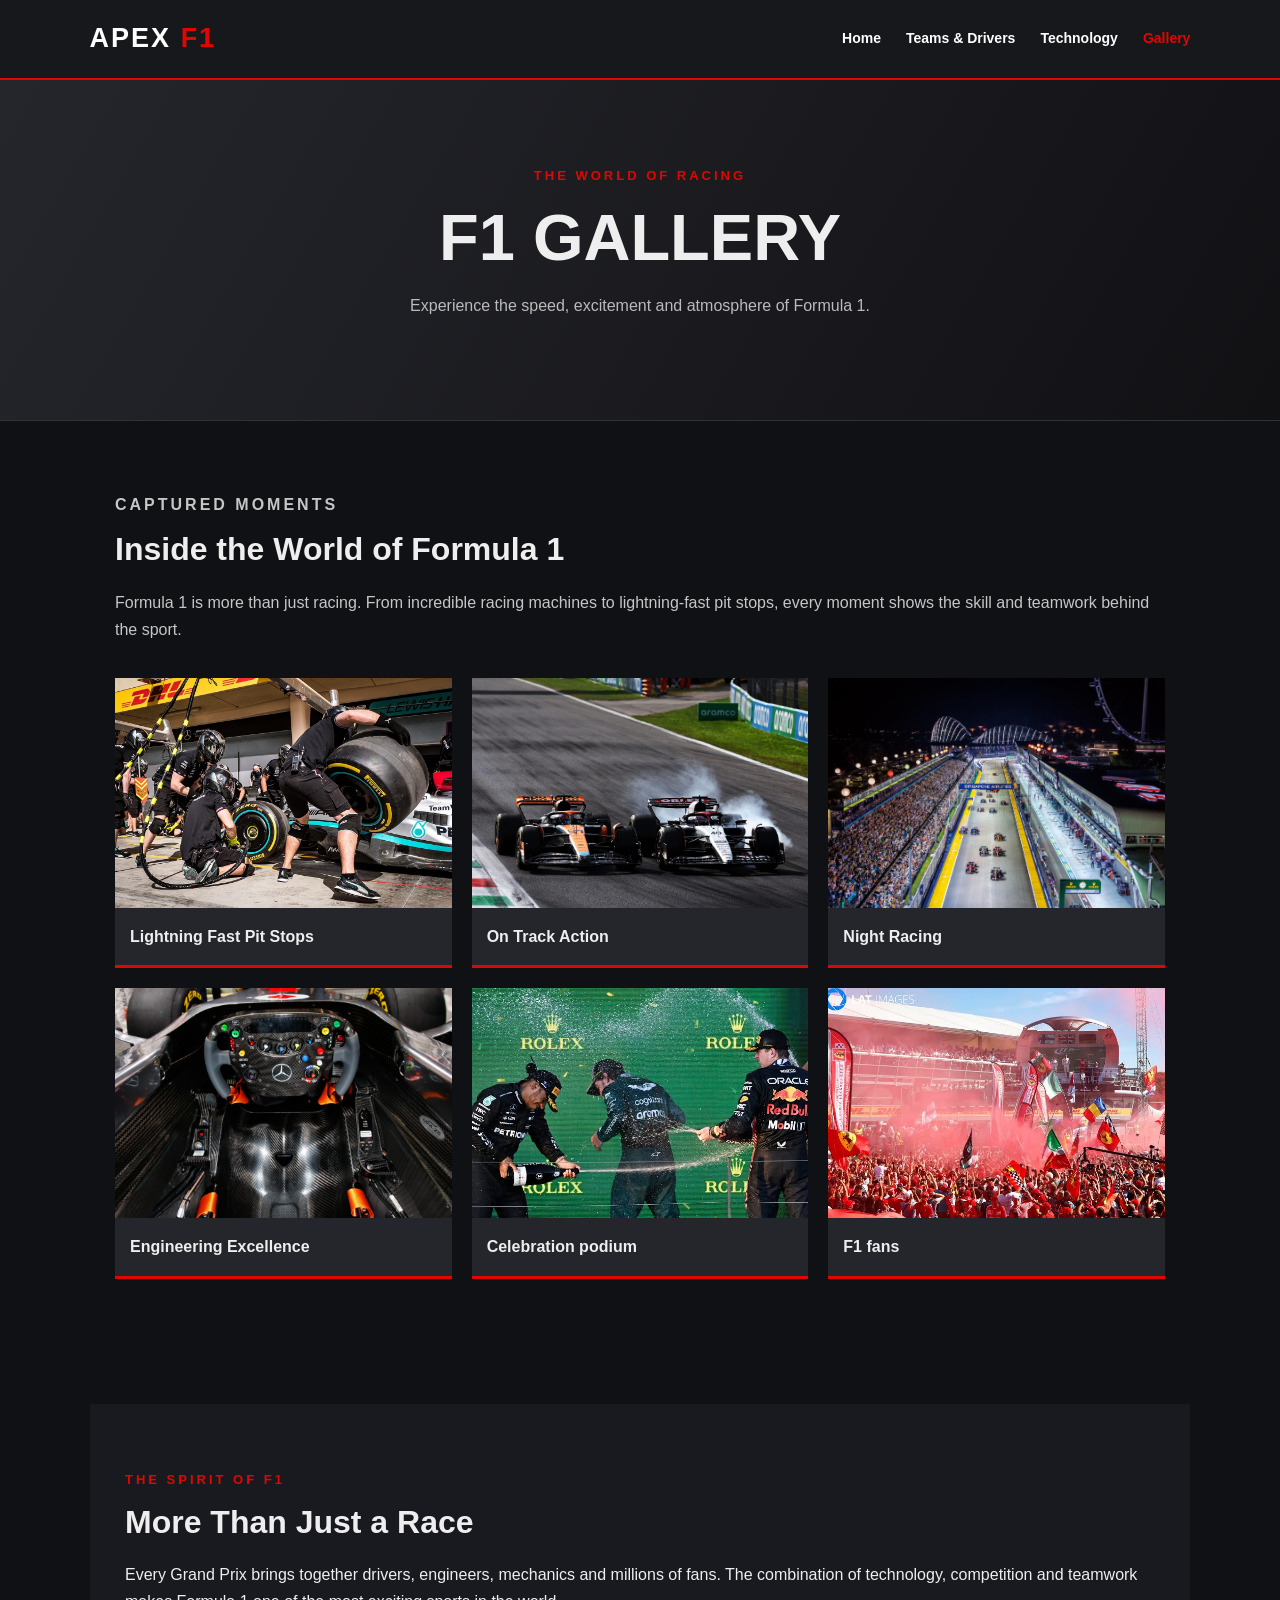
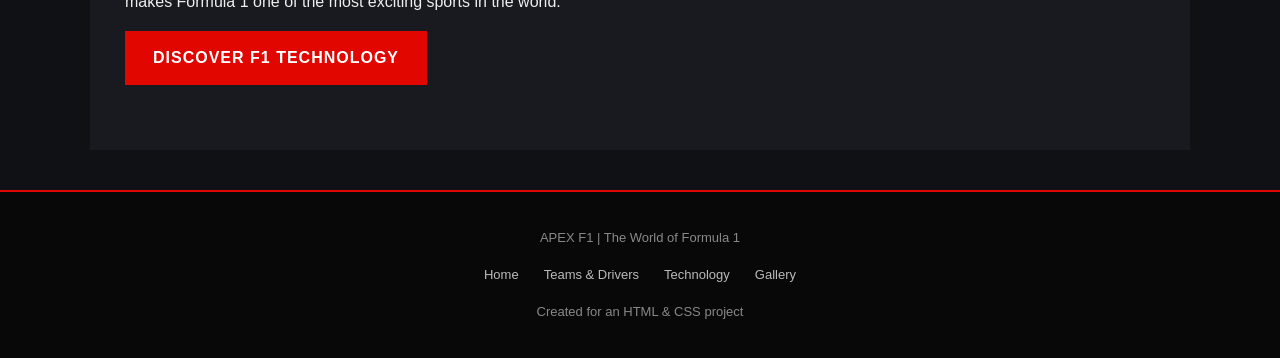
<file: gallery.html>
<!DOCTYPE html>
<html lang="en">
<head>
    <meta charset="UTF-8">
    <meta name="viewport" content="width=device-width, initial-scale=1.0">

    <title>APEX | Gallery</title>

    <link rel="stylesheet" href="style.css">
    <link rel="icon" type="image/png" href="Formula_Logo.png">
</head>

<body>

<header>
    <div class="logo">APEX<span> F1</span></div>

    <nav>
        <a href="index.html">Home</a>
        <a href="teams.html">Teams & Drivers</a>
        <a href="technology.html">Technology</a>
        <a class="active" href="gallery.html">Gallery</a>
    </nav>
</header>

<section class="page-banner">
    <p class="subtitle">THE WORLD OF RACING</p>
    <h1>F1 GALLERY</h1>
    <p>Experience the speed, excitement and atmosphere of Formula 1.</p>
</section>

<main>

    <section class="intro">
        <p class="subtitle">CAPTURED MOMENTS</p>

        <h2>Inside the World of Formula 1</h2>

        <p>
            Formula 1 is more than just racing.
            From incredible racing machines to
            lightning-fast pit stops, every moment
            shows the skill and teamwork behind
            the sport.
        </p>

        <div class="gallery-grid">

            <div class="gallery-item">
                <img src="gallery1.jpg"
                     alt="Formula 1 cars racing on a circuit">
                <p>Lightning Fast Pit Stops</p>
            </div>

            <div class="gallery-item">
                <img src="gallery2.jpg"
                     alt="Formula 1 pit crew changing tyres">
                <p>On Track Action</p>
            </div>

            <div class="gallery-item">
                <img src="gallery3.jpg"
                     alt="Formula 1 racing circuit">
                <p>Night Racing</p>
            </div>

            <div class="gallery-item">
                <img src="gallery4.jpg"
                     alt="Close-up of a Formula 1 racing car">
                <p>Engineering Excellence</p>
            </div>

            <div class="gallery-item">
                <img src="gallery5.jpg"
                     alt="Formula 1 cars racing at night">
                <p>Celebration podium</p>
            </div>

            <div class="gallery-item">
                <img src="gallery6.jpg"
                     alt="Formula 1 team working in the garage">
                <p>F1 fans</p>
            </div>

        </div>
    </section>

    <section class="dark-section">
        <p class="subtitle">THE SPIRIT OF F1</p>

        <h2>More Than Just a Race</h2>

        <p>
            Every Grand Prix brings together drivers,
            engineers, mechanics and millions of fans.
            The combination of technology, competition
            and teamwork makes Formula 1 one of the
            most exciting sports in the world.
        </p>

        <a class="btn" href="technology.html">
            DISCOVER F1 TECHNOLOGY
        </a>
    </section>

</main>

<footer>
    <p>APEX F1 | The World of Formula 1</p>

    <div class="footer-links">
        <a href="index.html">Home</a>
        <a href="teams.html">Teams & Drivers</a>
        <a href="technology.html">Technology</a>
        <a href="gallery.html">Gallery</a>
    </div>

    <p>Created for an HTML & CSS project</p>
</footer>

</body>
</html>
</file>
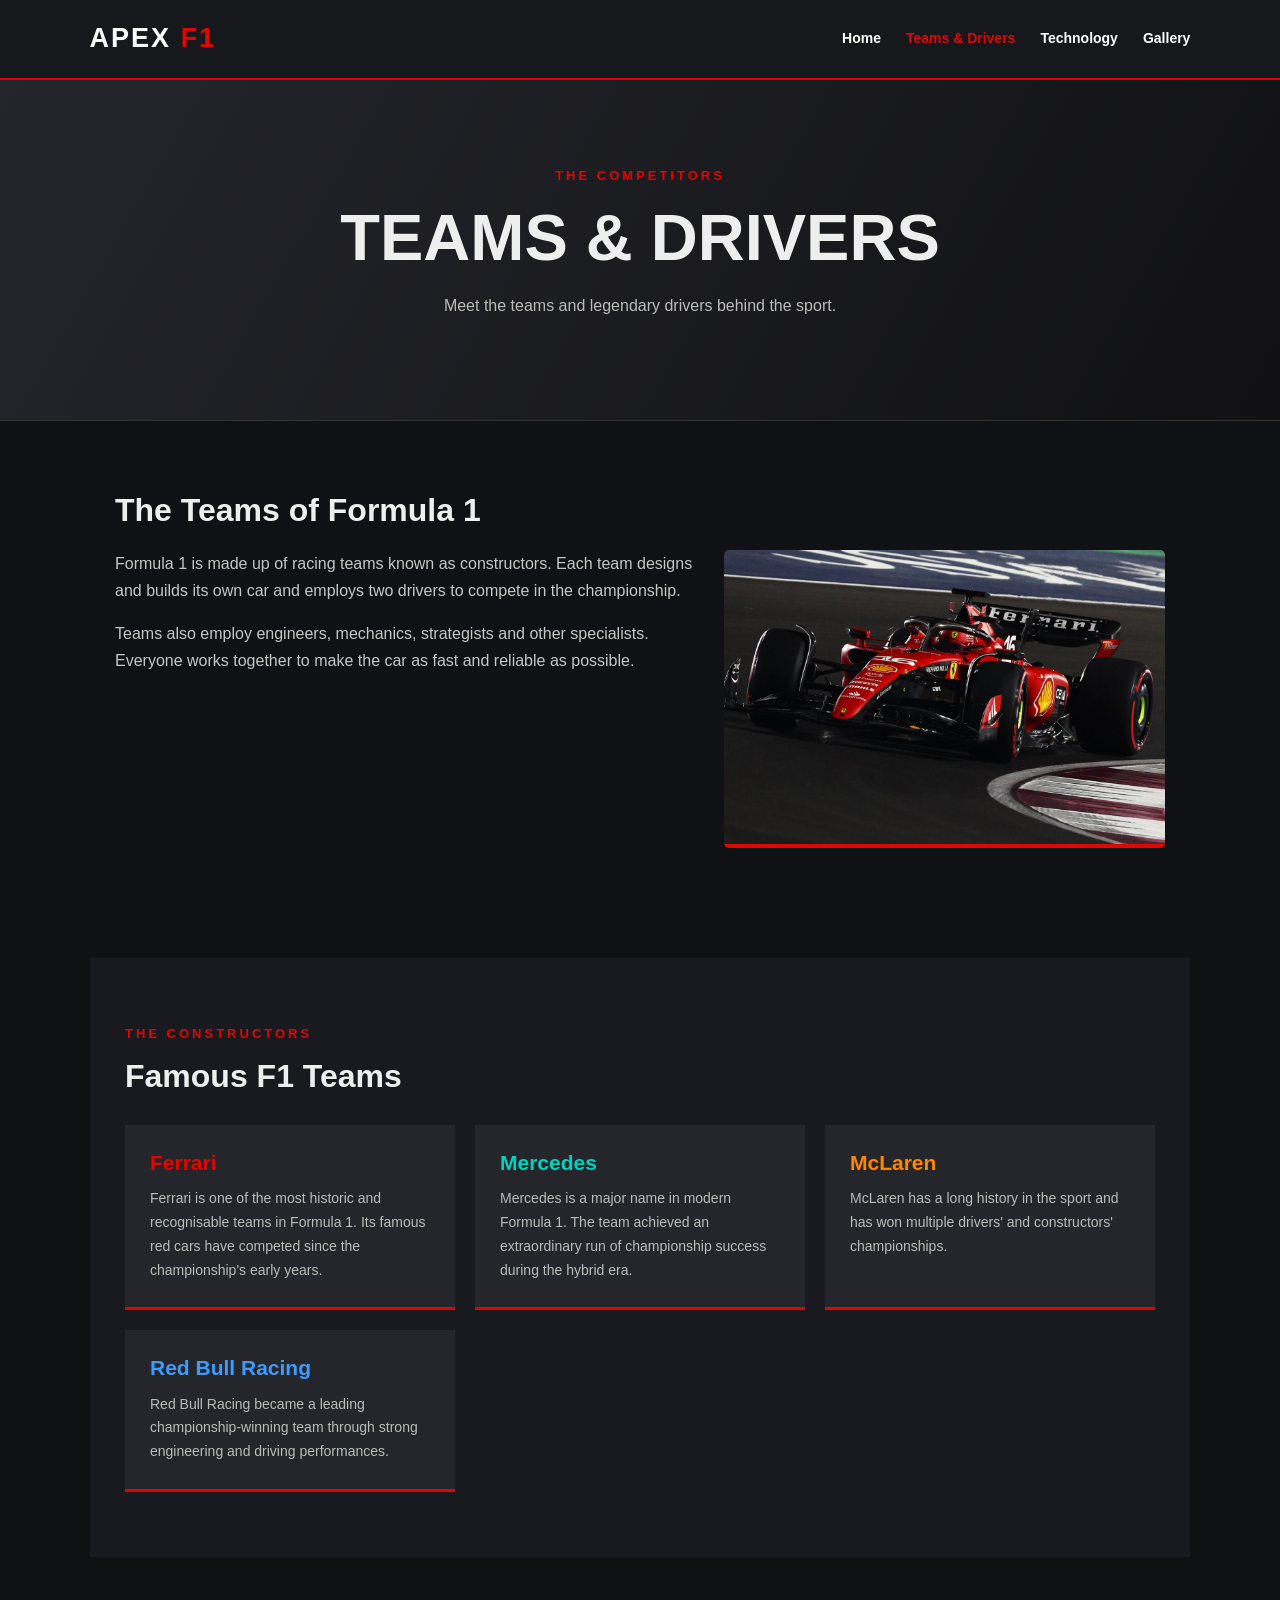
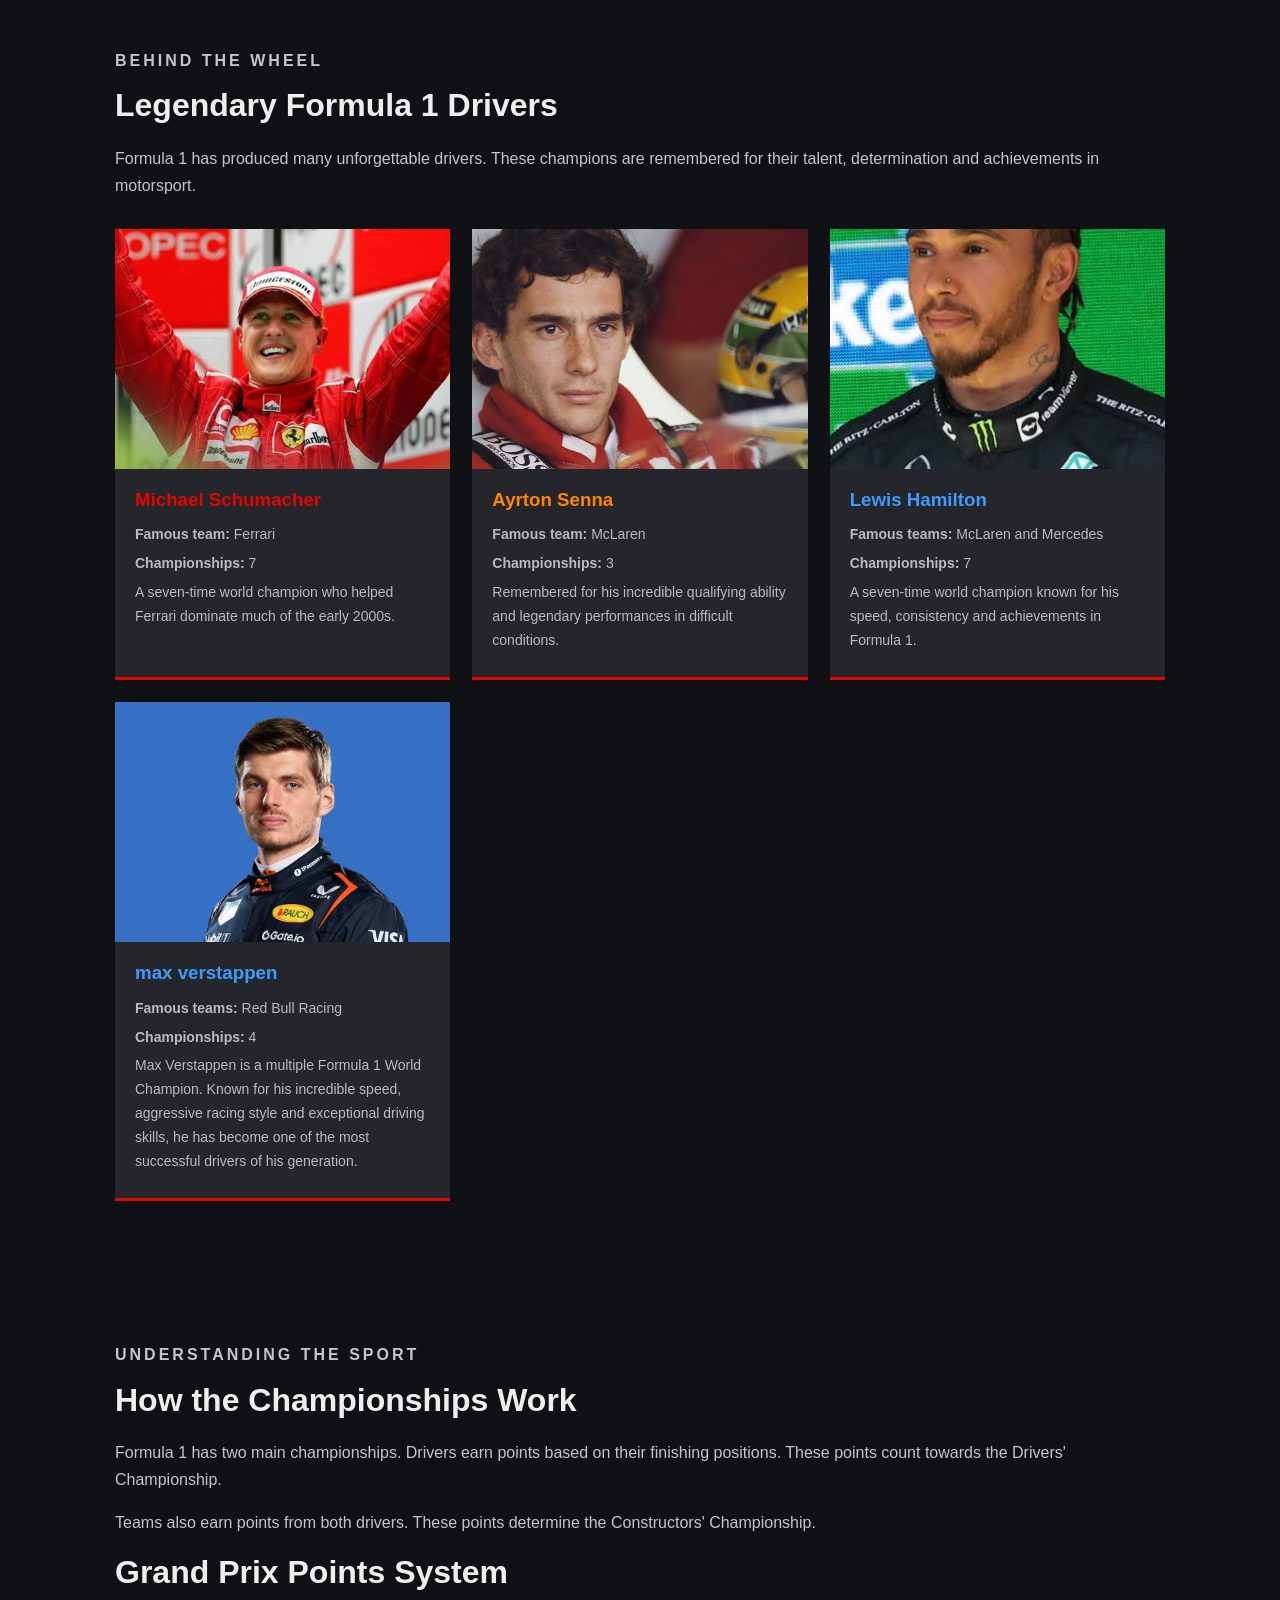
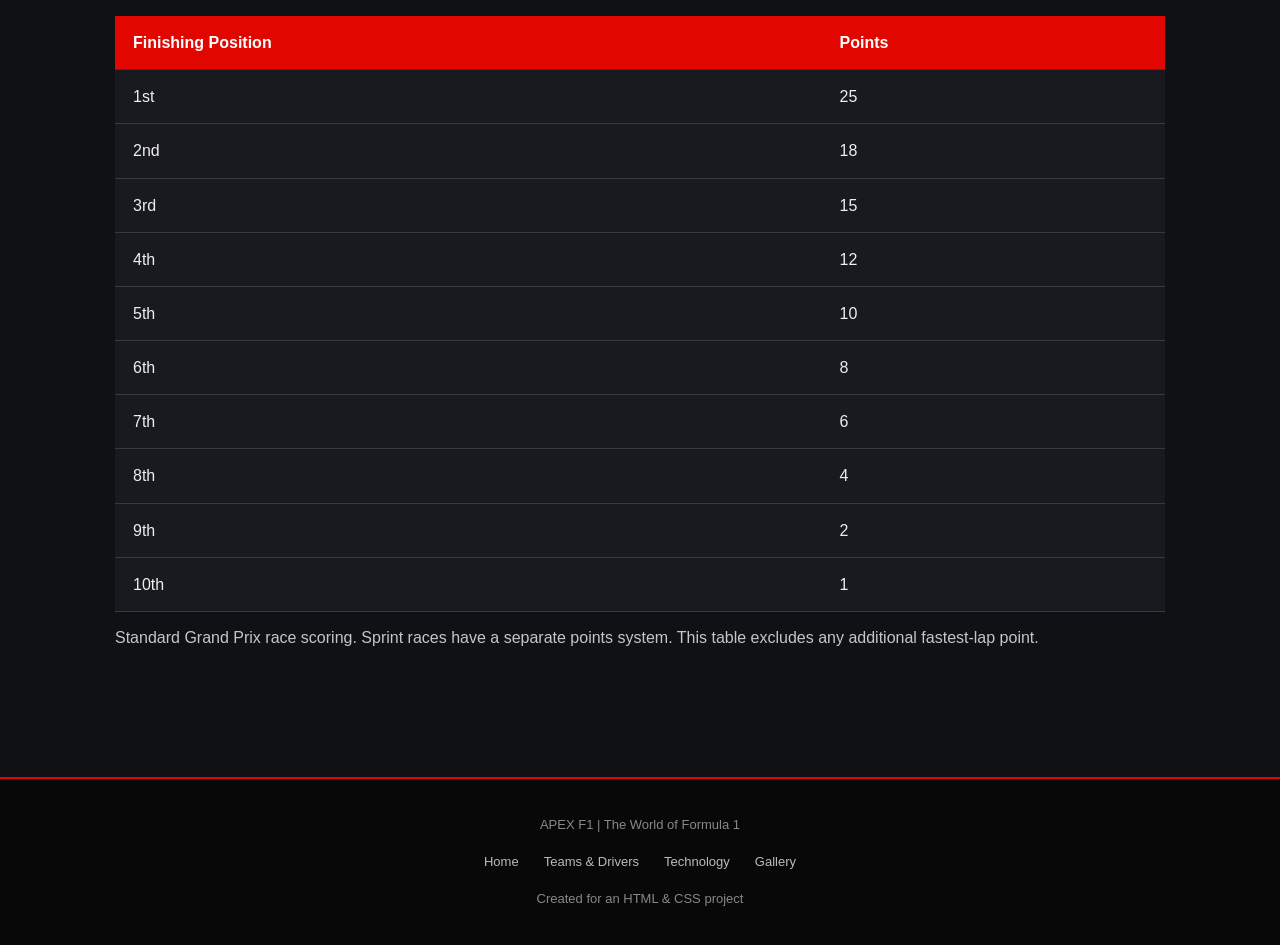
<file: teams.html>
<!DOCTYPE html>
<html lang="en">
<head>
    <meta charset="UTF-8">
    <meta name="viewport" content="width=device-width, initial-scale=1.0">

    <title>APEX | Teams & Drivers</title>

    <link rel="stylesheet" href="style.css">
    <link rel="icon" type="image/png" href="Formula_Logo.png">
</head>

<body>

<header>
    <div class="logo">APEX<span> F1</span></div>

    <nav>
        <a href="index.html">Home</a>
        <a class="active" href="teams.html">Teams & Drivers</a>
        <a href="technology.html">Technology</a>
        <a href="gallery.html">Gallery</a>
    </nav>
</header>

<section class="page-banner">
    <p class="subtitle">THE COMPETITORS</p>
    <h1>TEAMS & DRIVERS</h1>
    <p>Meet the teams and legendary drivers behind the sport.</p>
</section>

<main>

    <section class="intro">
        <h2>The Teams of Formula 1</h2>

        <img src="ferrari car.jpg"
             alt="Ferrari Formula 1 racing car"
             class="float-img">

        <p>
            Formula 1 is made up of racing teams known as
            constructors. Each team designs and builds its
            own car and employs two drivers to compete in
            the championship.
        </p>

        <p>
            Teams also employ engineers, mechanics,
            strategists and other specialists. Everyone
            works together to make the car as fast and
            reliable as possible.
        </p>

        <div class="clear"></div>
    </section>

    <section class="dark-section">
        <p class="subtitle">THE CONSTRUCTORS</p>

        <h2>Famous F1 Teams</h2>

        <div class="team-grid">

            <div class="team-card">
                <h3 class="red">Ferrari</h3>
                <p>
                    Ferrari is one of the most historic and
                    recognisable teams in Formula 1.
                    Its famous red cars have competed
                    since the championship's early years.
                </p>
            </div>

            <div class="team-card">
                <h3 class="aqua">Mercedes</h3>
                <p>
                    Mercedes is a major name in modern
                    Formula 1. The team achieved an
                    extraordinary run of championship
                    success during the hybrid era.
                </p>
            </div>

            <div class="team-card">
                <h3 class="orange">McLaren</h3>
                <p>
                    McLaren has a long history in the sport
                    and has won multiple drivers' and
                    constructors' championships.
                </p>
            </div>

            <div class="team-card">
                <h3 class="blue">Red Bull Racing</h3>
                <p>
                    Red Bull Racing became a leading
                    championship-winning team through
                    strong engineering and driving
                    performances.
                </p>
            </div>

        </div>
    </section>

    <section class="intro">
        <p class="subtitle">BEHIND THE WHEEL</p>

        <h2>Legendary Formula 1 Drivers</h2>

        <p>
            Formula 1 has produced many unforgettable
            drivers. These champions are remembered
            for their talent, determination and
            achievements in motorsport.
        </p>

        <div class="driver-grid">

            <div class="driver-card">
                <img src="driver1.jpg"
                     alt="Michael Schumacher">

                <div class="driver-info">
                    <h3 class="red">Michael Schumacher</h3>
                    <p><strong>Famous team:</strong> Ferrari</p>
                    <p><strong>Championships:</strong> 7</p>
                    <p>
                        A seven-time world champion who
                        helped Ferrari dominate much
                        of the early 2000s.
                    </p>
                </div>
            </div>

            <div class="driver-card">
                <img src="driver2.jpg"
                     alt="Ayrton Senna">

                <div class="driver-info">
                    <h3 class="orange">Ayrton Senna</h3>
                    <p><strong>Famous team:</strong> McLaren</p>
                    <p><strong>Championships:</strong> 3</p>
                    <p>
                        Remembered for his incredible
                        qualifying ability and legendary
                        performances in difficult conditions.
                    </p>
                </div>
            </div>

            <div class="driver-card">
                <img src="driver3.jpg"
                     alt="Lewis Hamilton">

                <div class="driver-info">
                    <h3 class="blue">Lewis Hamilton</h3>
                    <p><strong>Famous teams:</strong> McLaren and Mercedes</p>
                    <p><strong>Championships:</strong> 7</p>
                    <p>
                        A seven-time world champion known
                        for his speed, consistency and
                        achievements in Formula 1.
                    </p>
                </div>
            </div>
            <div class="driver-card">
                <img src="driver4.jpg"
                     alt="max verstappen">

                <div class="driver-info">
                    <h3 class="blue">max verstappen</h3>
                    <p><strong>Famous teams:</strong> Red Bull Racing</p>
                    <p><strong>Championships:</strong> 4</p>
                    <p>
                        Max Verstappen is a multiple Formula 1
                        World Champion. Known for his incredible
                        speed, aggressive racing style and
                        exceptional driving skills, he has become
                        one of the most successful drivers
                        of his generation.
                    </p>
                </div>
            </div>

        </div>
    </section>

    <section class="facts">
        <p class="subtitle">UNDERSTANDING THE SPORT</p>

        <h2>How the Championships Work</h2>

        <p>
            Formula 1 has two main championships.
            Drivers earn points based on their finishing
            positions. These points count towards the
            Drivers' Championship.
        </p>

        <p>
            Teams also earn points from both drivers.
            These points determine the
            Constructors' Championship.
        </p>

        <h2>Grand Prix Points System</h2>

        <table>
            <thead>
                <tr>
                    <th>Finishing Position</th>
                    <th>Points</th>
                </tr>
            </thead>

            <tbody>
                <tr><td>1st</td><td>25</td></tr>
                <tr><td>2nd</td><td>18</td></tr>
                <tr><td>3rd</td><td>15</td></tr>
                <tr><td>4th</td><td>12</td></tr>
                <tr><td>5th</td><td>10</td></tr>
                <tr><td>6th</td><td>8</td></tr>
                <tr><td>7th</td><td>6</td></tr>
                <tr><td>8th</td><td>4</td></tr>
                <tr><td>9th</td><td>2</td></tr>
                <tr><td>10th</td><td>1</td></tr>
            </tbody>
        </table>

        <p class="small-note">
            Standard Grand Prix race scoring. Sprint races
            have a separate points system. This table
            excludes any additional fastest-lap point.
        </p>
    </section>

</main>

<footer>
    <p>APEX F1 | The World of Formula 1</p>

    <div class="footer-links">
        <a href="index.html">Home</a>
        <a href="teams.html">Teams & Drivers</a>
        <a href="technology.html">Technology</a>
        <a href="gallery.html">Gallery</a>
    </div>

    <p>Created for an HTML & CSS project</p>
</footer>

</body>
</html>
</file>
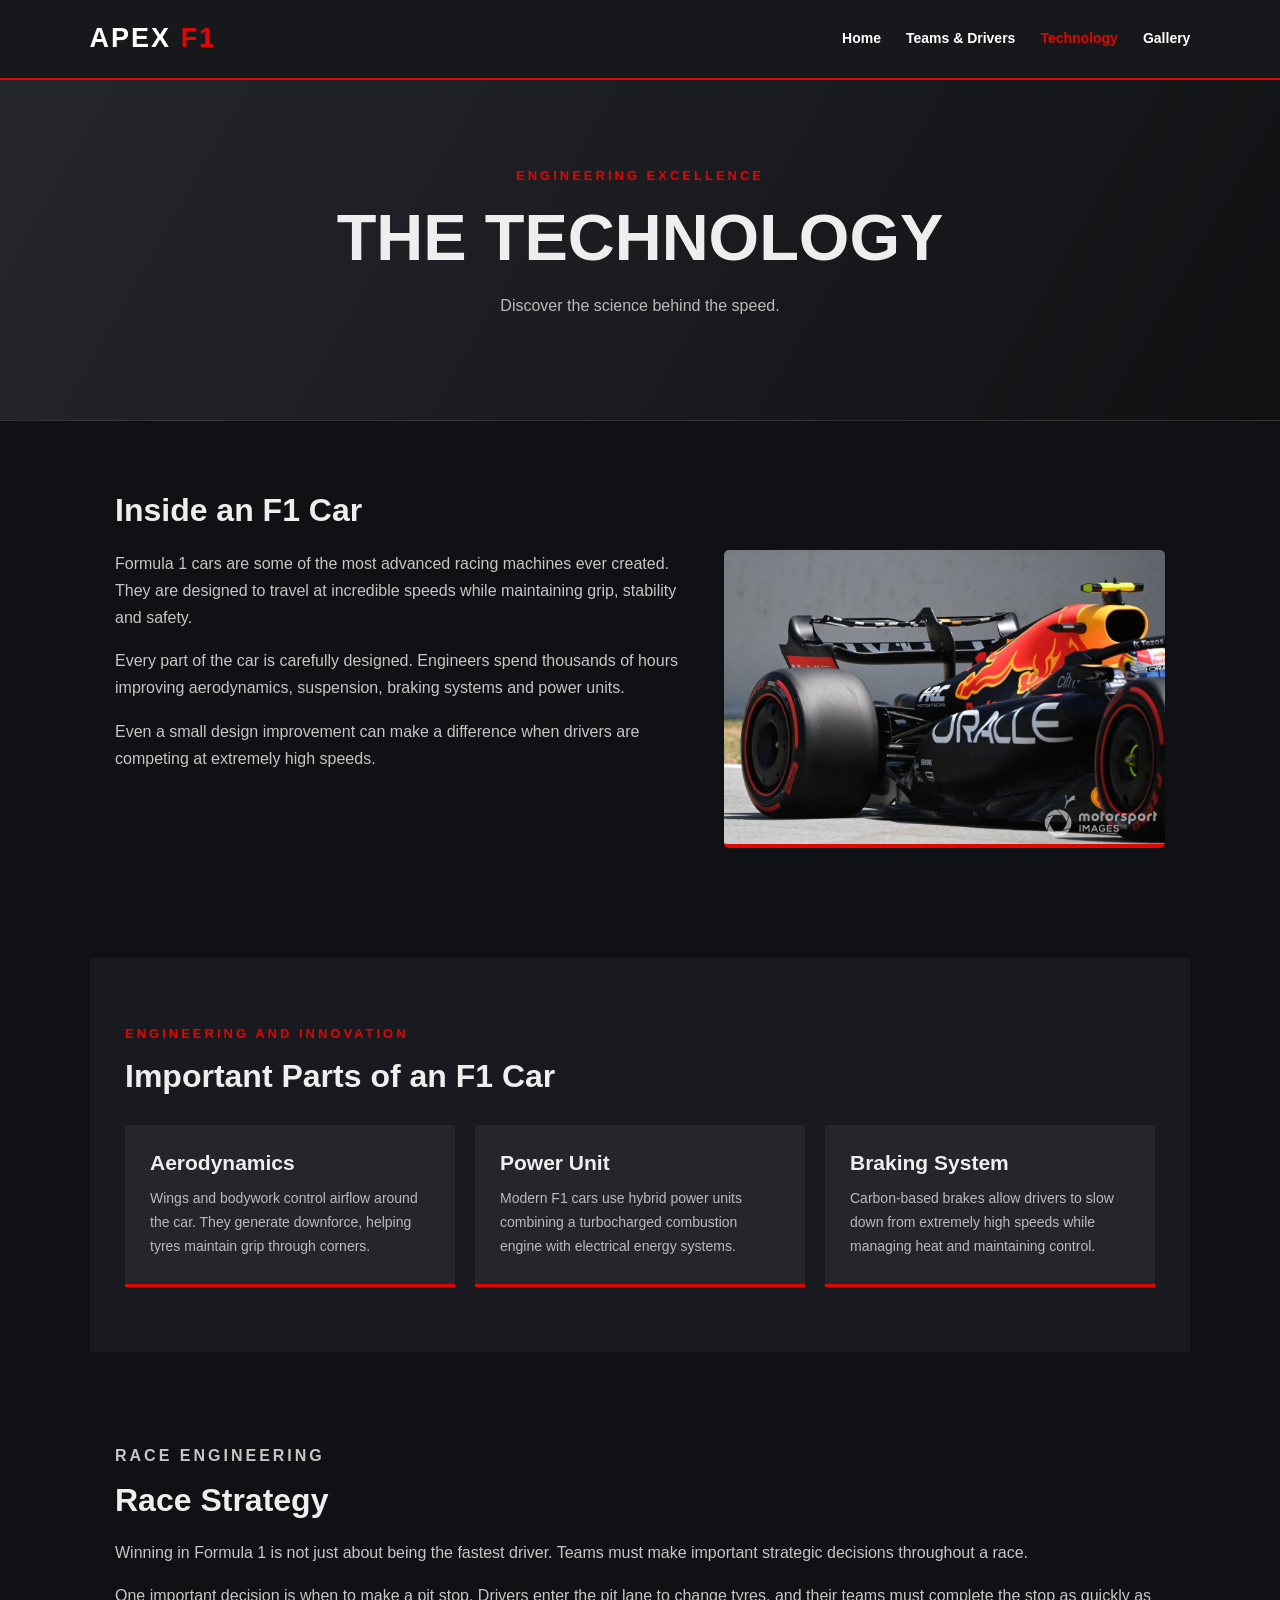
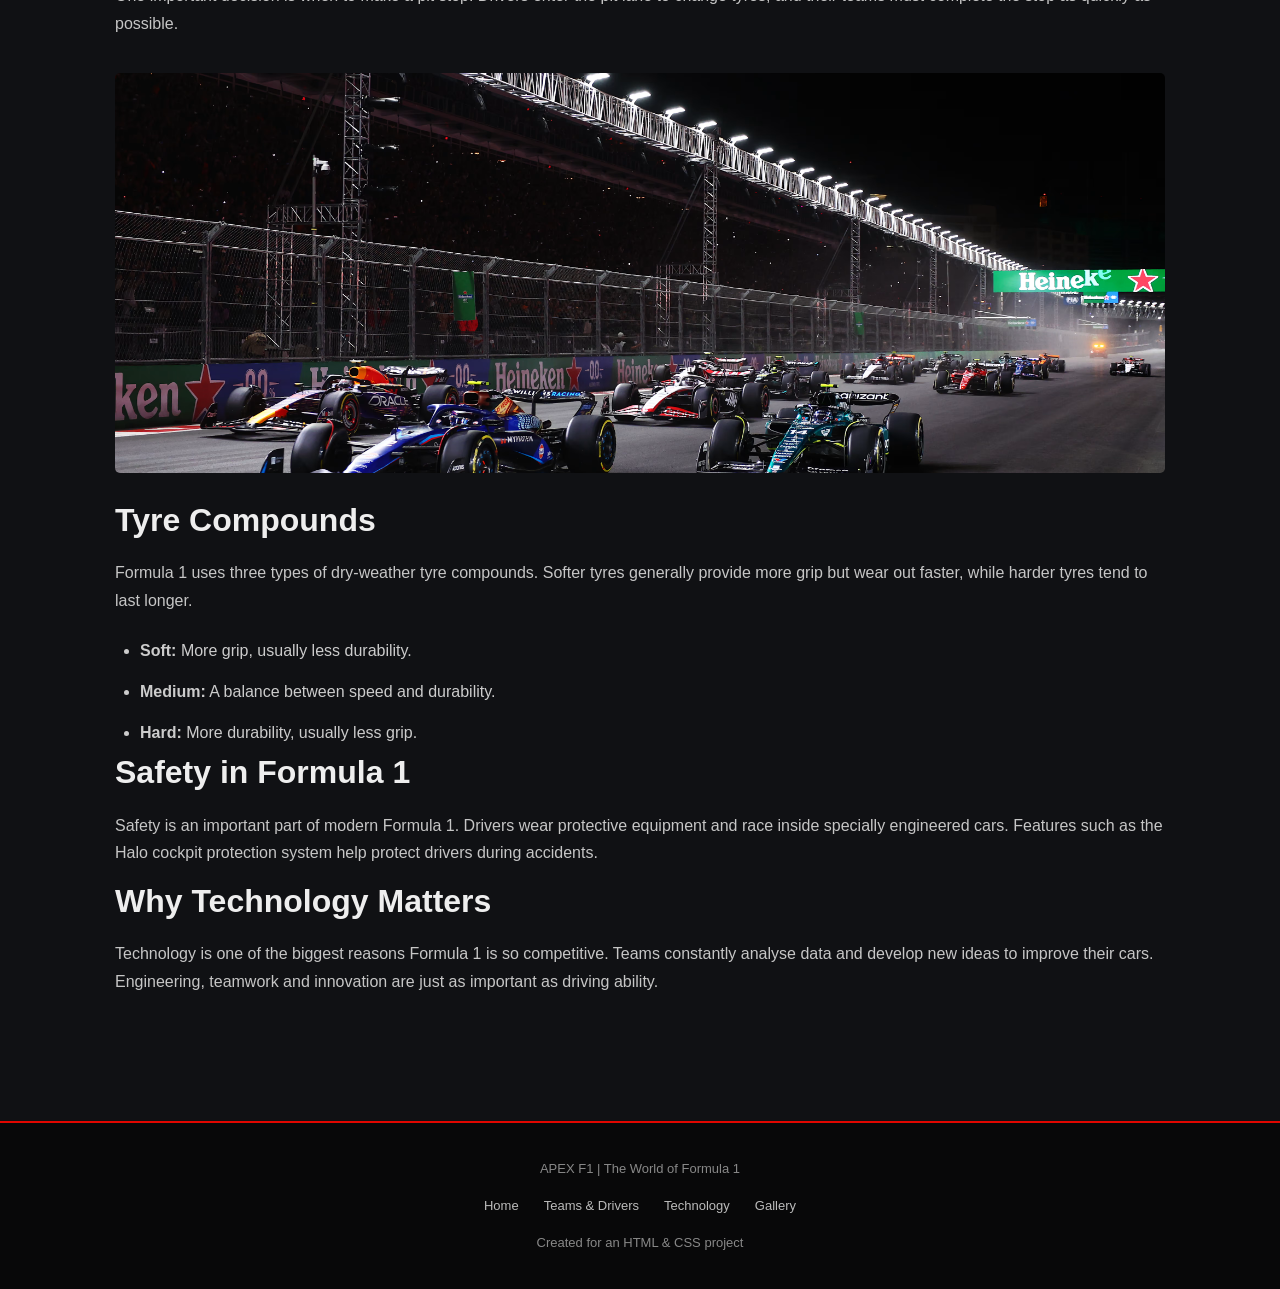
<file: technology.html>
<!DOCTYPE html>
<html lang="en">
<head>
    <meta charset="UTF-8">
    <meta name="viewport" content="width=device-width, initial-scale=1.0">

    <title>APEX | F1 Technology</title>

    <link rel="stylesheet" href="style.css">
    <link rel="icon" type="image/png" href="Formula_Logo.png">
</head>

<body>

<header>
    <div class="logo">APEX<span> F1</span></div>

    <nav>
        <a href="index.html">Home</a>
        <a href="teams.html">Teams & Drivers</a>
        <a class="active" href="technology.html">Technology</a>
        <a href="gallery.html">Gallery</a>
    </nav>
</header>

<section class="page-banner">
    <p class="subtitle">ENGINEERING EXCELLENCE</p>
    <h1>THE TECHNOLOGY</h1>
    <p>Discover the science behind the speed.</p>
</section>

<main>

    <section class="intro">
        <h2>Inside an F1 Car</h2>

        <img src="redbull.jpg"
             alt="Formula 1 racing car"
             class="float-img">

        <p>
            Formula 1 cars are some of the most advanced
            racing machines ever created. They are
            designed to travel at incredible speeds while
            maintaining grip, stability and safety.
        </p>

        <p>
            Every part of the car is carefully designed.
            Engineers spend thousands of hours improving
            aerodynamics, suspension, braking systems
            and power units.
        </p>

        <p>
            Even a small design improvement can make a
            difference when drivers are competing
            at extremely high speeds.
        </p>

        <div class="clear"></div>
    </section>

    <section class="dark-section">
        <p class="subtitle">ENGINEERING AND INNOVATION</p>

        <h2>Important Parts of an F1 Car</h2>

        <div class="cards">

            <div class="card">
                <h3>Aerodynamics</h3>
                <p>
                    Wings and bodywork control airflow
                    around the car. They generate downforce,
                    helping tyres maintain grip through
                    corners.
                </p>
            </div>

            <div class="card">
                <h3>Power Unit</h3>
                <p>
                    Modern F1 cars use hybrid power units
                    combining a turbocharged combustion
                    engine with electrical energy systems.
                </p>
            </div>

            <div class="card">
                <h3>Braking System</h3>
                <p>
                    Carbon-based brakes allow drivers
                    to slow down from extremely high
                    speeds while managing heat and
                    maintaining control.
                </p>
            </div>

        </div>
    </section>

    <section class="facts">
        <p class="subtitle">RACE ENGINEERING</p>

        <h2>Race Strategy</h2>

        <p>
            Winning in Formula 1 is not just about being
            the fastest driver. Teams must make important
            strategic decisions throughout a race.
        </p>

        <p>
            One important decision is when to make a
            pit stop. Drivers enter the pit lane to change
            tyres, and their teams must complete the stop
            as quickly as possible.
        </p>

        <img src="cars.avif"
             alt="Formula 1 car on a racing circuit"
             class="wide-img">

        <h2>Tyre Compounds</h2>

        <p>
            Formula 1 uses three types of dry-weather
            tyre compounds. Softer tyres generally
            provide more grip but wear out faster,
            while harder tyres tend to last longer.
        </p>

        <ul>
            <li>
                <strong>Soft:</strong>
                More grip, usually less durability.
            </li>

            <li>
                <strong>Medium:</strong>
                A balance between speed and durability.
            </li>

            <li>
                <strong>Hard:</strong>
                More durability, usually less grip.
            </li>
        </ul>

        <h2>Safety in Formula 1</h2>

        <p>
            Safety is an important part of modern
            Formula 1. Drivers wear protective equipment
            and race inside specially engineered cars.
            Features such as the Halo cockpit protection
            system help protect drivers during accidents.
        </p>

        <h2>Why Technology Matters</h2>

        <p>
            Technology is one of the biggest reasons
            Formula 1 is so competitive. Teams constantly
            analyse data and develop new ideas to improve
            their cars. Engineering, teamwork and
            innovation are just as important as driving
            ability.
        </p>
    </section>

</main>

<footer>
    <p>APEX F1 | The World of Formula 1</p>

    <div class="footer-links">
        <a href="index.html">Home</a>
        <a href="teams.html">Teams & Drivers</a>
        <a href="technology.html">Technology</a>
        <a href="gallery.html">Gallery</a>
    </div>

    <p>Created for an HTML & CSS project</p>
</footer>

</body>
</html>
</file>
<file: style.css>
/* =====================================
   APEX F1 - MAIN STYLESHEET
   ===================================== */

/* RESET */

* {
    margin: 0;
    padding: 0;
    box-sizing: border-box;
}

html {
    scroll-behavior: smooth;
}

body {
    background: #101114;
    color: #eeeeee;
    font-family: Arial, Helvetica, sans-serif;
    line-height: 1.7;
}

main {
    max-width: 1100px;
    margin: auto;
    padding: 0 25px;
}

h1, h2, h3 {
    line-height: 1.2;
}

h2 {
    font-size: 32px;
    margin-bottom: 20px;
}

h3 {
    margin-bottom: 12px;
}

p {
    margin-bottom: 16px;
}

a {
    color: inherit;
}

img {
    max-width: 100%;
}

/* HEADER AND NAVIGATION */

header {
    background: #17181c;
    padding: 16px 7%;
    display: flex;
    justify-content: space-between;
    align-items: center;
    gap: 20px;
    border-bottom: 2px solid #e10600;
}

.logo {
    color: white;
    font-size: 27px;
    font-weight: 900;
    letter-spacing: 2px;
    white-space: nowrap;
}

.logo span {
    color: #e10600;
}

nav {
    display: flex;
    align-items: center;
    flex-wrap: wrap;
    gap: 25px;
}

nav a {
    color: white;
    text-decoration: none;
    font-size: 14px;
    font-weight: bold;
    transition: color 0.3s;
}

nav a:hover,
nav a.active {
    color: #e10600;
}

/* GENERAL TEXT */

.subtitle {
    color: #e10600;
    font-weight: bold;
    letter-spacing: 3px;
    font-size: 13px;
    margin-bottom: 12px;
}

.red {
    color: #e10600;
}

.blue {
    color: #3d9bff;
}

.orange {
    color: #ff8700;
}

.aqua {
    color: #00d2be;
}

/* HOMEPAGE HERO */

.hero {
    min-height: 540px;
    background:
        linear-gradient(
            90deg,
            rgba(0,0,0,0.9),
            rgba(0,0,0,0.25)
        ),
        url("f1-home.jpg");

    background-size: cover;
    background-position: center;
    display: flex;
    align-items: center;
    padding: 60px 10%;
}

.hero-content {
    max-width: 600px;
}

.hero h1 {
    font-size: clamp(45px, 7vw, 78px);
    font-weight: 900;
    margin-bottom: 20px;
    letter-spacing: -2px;
}

.hero-content p:not(.subtitle) {
    font-size: 18px;
    color: #dddddd;
    margin-bottom: 30px;
}

.btn {
    display: inline-block;
    background: #e10600;
    color: white;
    text-decoration: none;
    padding: 13px 28px;
    font-weight: bold;
    letter-spacing: 1px;
    transition: 0.3s;
}

.btn:hover {
    background: white;
    color: #e10600;
}

/* PAGE BANNERS */

.page-banner {
    background: linear-gradient(120deg, #25262c, #111114);
    text-align: center;
    padding: 85px 20px;
    border-bottom: 1px solid #333;
}

.page-banner h1 {
    font-size: clamp(40px, 6vw, 65px);
    margin-bottom: 15px;
}

.page-banner p:last-child {
    color: #bbbbbb;
}

/* CONTENT SECTIONS */

.intro,
.facts {
    padding: 70px 0;
}

.intro p,
.facts p {
    color: #c6c6c6;
    font-size: 16px;
}

.dark-section {
    background: #191a1f;
    padding: 65px 35px;
    margin: 20px -25px;
}

/* FLOATING IMAGES */

.float-img {
    float: right;
    width: 42%;
    max-height: 320px;
    object-fit: cover;
    margin: 0 0 20px 30px;
    border-radius: 5px;
    border-bottom: 4px solid #e10600;
}

.clear {
    clear: both;
}

.wide-img {
    width: 100%;
    max-height: 400px;
    object-fit: cover;
    margin: 20px 0;
    border-radius: 5px;
}

/* GENERAL CARDS */

.cards,
.team-grid {
    display: grid;
    grid-template-columns: repeat(3, 1fr);
    gap: 20px;
    margin-top: 30px;
}

.card,
.team-card {
    background: #25262c;
    padding: 25px;
    border-bottom: 3px solid #e10600;
    transition: 0.3s;
}

.card:hover,
.team-card:hover {
    transform: translateY(-6px);
    background: #303137;
}

.card p,
.team-card p {
    color: #bbbbbb;
    font-size: 14px;
    margin: 0;
}

.card h3,
.team-card h3 {
    font-size: 21px;
}

/* STATISTICS */

.stats-grid {
    display: grid;
    grid-template-columns: repeat(4, 1fr);
    gap: 18px;
    margin: 30px 0;
}

.stat-card {
    background: #25262c;
    padding: 25px 15px;
    text-align: center;
    border-bottom: 3px solid #e10600;
    transition: 0.3s;
}

.stat-card:hover {
    transform: translateY(-5px);
    background: #303137;
}

.stat-card h3 {
    color: #e10600;
    font-size: 32px;
    margin-bottom: 8px;
}

.stat-card p {
    color: #cccccc;
    font-size: 13px;
    margin: 0;
}

/* DRIVER PROFILES */

.driver-grid {
    display: grid;
    grid-template-columns: repeat(3, 1fr);
    gap: 22px;
    margin-top: 30px;
}

.driver-card {
    background: #25262c;
    overflow: hidden;
    border-bottom: 3px solid #e10600;
    transition: 0.3s;
}

.driver-card:hover {
    transform: translateY(-6px);
    background: #303137;
}

.driver-card img {
    width: 100%;
    height: 240px;
    object-fit: cover;
    display: block;
}

.driver-info {
    padding: 20px;
}

.driver-info p {
    color: #bbbbbb;
    font-size: 14px;
    margin: 5px 0;
}

/* GALLERY */

.gallery-grid {
    display: grid;
    grid-template-columns: repeat(3, 1fr);
    gap: 20px;
    margin: 35px 0;
}

.gallery-item {
    background: #25262c;
    overflow: hidden;
    border-bottom: 3px solid #e10600;
    transition: 0.3s;
}

.gallery-item:hover {
    transform: translateY(-5px);
}

.gallery-item img {
    width: 100%;
    height: 230px;
    object-fit: cover;
    display: block;
    transition: transform 0.4s;
}

.gallery-item:hover img {
    transform: scale(1.04);
}

.gallery-item p {
    padding: 15px;
    margin: 0;
    color: #eeeeee;
    font-weight: bold;
}

/* TABLES */

table {
    width: 100%;
    border-collapse: collapse;
    margin-top: 25px;
    background: #191a1f;
}

th {
    background: #e10600;
    color: white;
    text-align: left;
}

th, td {
    padding: 13px 18px;
    border-bottom: 1px solid #393939;
}

tr:hover {
    background: #292a30;
}

.small-note {
    font-size: 12px;
    color: #888888;
    margin-top: 12px;
}

/* LISTS */

ol, ul {
    padding-left: 25px;
    color: #cccccc;
}

li {
    padding: 7px 0;
}

/* VIDEO */

.video-section {
    padding: 65px 0;
    text-align: center;
}

.video-container {
    position: relative;
    width: 100%;
    max-width: 800px;
    aspect-ratio: 16 / 9;
    margin: 30px auto;
}

.video-container iframe {
    width: 100%;
    height: 100%;
    border: none;
}

/* FOOTER */

footer {
    background: #080809;
    text-align: center;
    padding: 30px 20px;
    margin-top: 40px;
    border-top: 2px solid #e10600;
}

footer p {
    color: #888888;
    font-size: 13px;
    margin: 5px;
}

.footer-links {
    display: flex;
    justify-content: center;
    flex-wrap: wrap;
    gap: 25px;
    margin: 15px 0;
}

.footer-links a {
    color: #bbbbbb;
    text-decoration: none;
    font-size: 13px;
    transition: 0.3s;
}

.footer-links a:hover {
    color: #e10600;
}

/* RESPONSIVE DESIGN */

@media (max-width: 850px) {
    .cards,
    .team-grid,
    .driver-grid,
    .gallery-grid {
        grid-template-columns: repeat(2, 1fr);
    }

    .stats-grid {
        grid-template-columns: repeat(2, 1fr);
    }
}

@media (max-width: 700px) {
    header {
        flex-direction: column;
        gap: 15px;
    }

    nav {
        justify-content: center;
        gap: 15px;
    }

    .hero {
        min-height: 430px;
        padding: 40px 7%;
    }

    .float-img {
        float: none;
        width: 100%;
        max-height: 350px;
        margin: 0 0 20px;
    }

    .dark-section {
        padding: 45px 20px;
        margin: 20px -25px;
    }
}

@media (max-width: 450px) {
    .cards,
    .team-grid,
    .driver-grid,
    .gallery-grid {
        grid-template-columns: 1fr;
    }

    h2 {
        font-size: 27px;
    }

    th, td {
        padding: 10px;
        font-size: 13px;
    }
}
</file>
